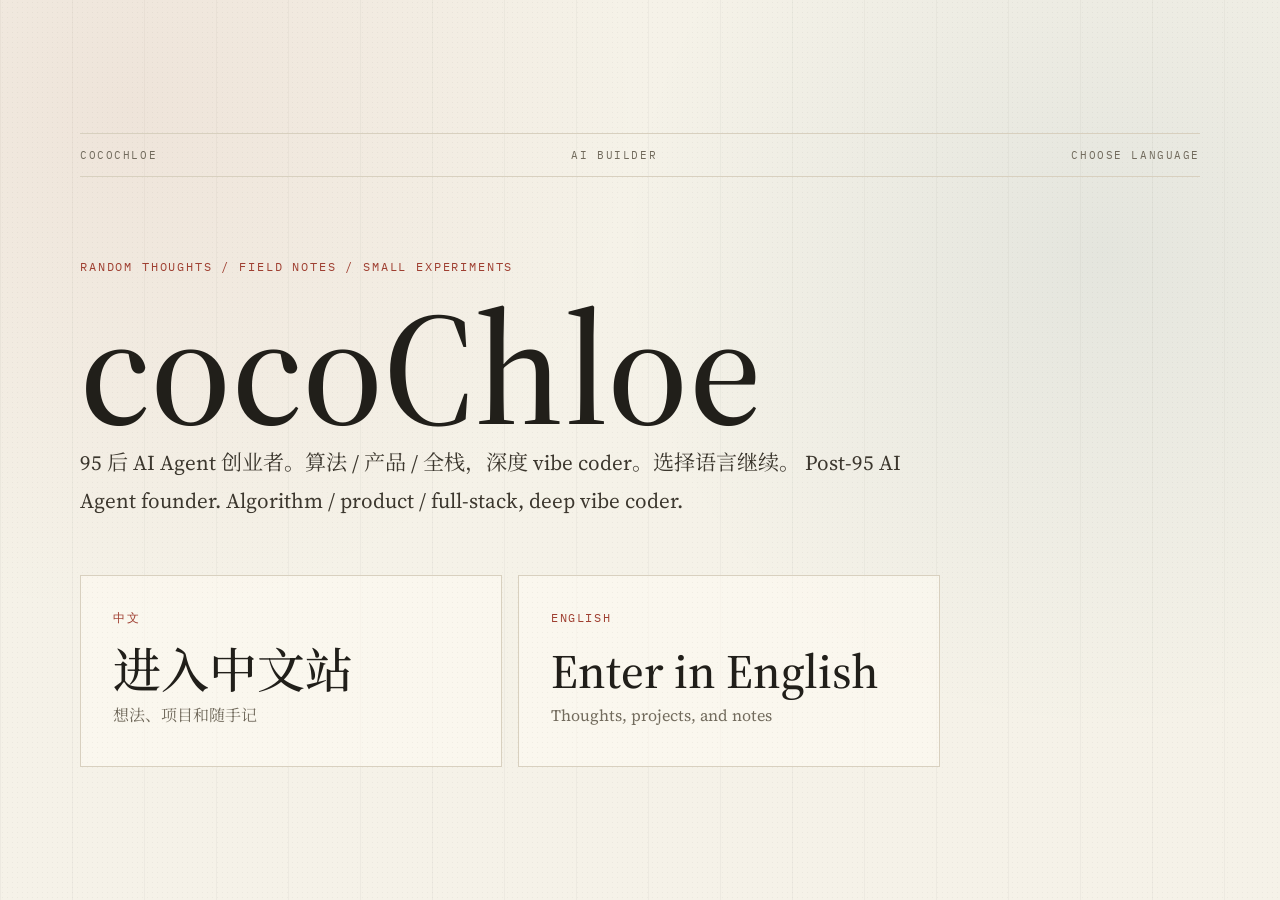
<file: index.html>
<!doctype html>
<html lang="zh-CN">
<head>
  <meta charset="utf-8" />
  <meta name="viewport" content="width=device-width, initial-scale=1" />
  <meta name="description" content="Choose a language for cocoChloe, a personal site for thoughts, projects, and notes." />
  <title>cocoChloe · choose language</title>
  <link rel="preconnect" href="https://fonts.googleapis.com" />
  <link rel="preconnect" href="https://fonts.gstatic.com" crossorigin />
  <link href="https://fonts.googleapis.com/css2?family=IBM+Plex+Mono:wght@400;500&family=Noto+Serif+SC:wght@400;500;600;700&family=Source+Serif+4:opsz,wght@8..60,400;8..60,500;8..60,600&display=swap" rel="stylesheet" />
  <link rel="stylesheet" href="assets/styles.css" />
</head>
<body>
  <main class="language-gate" aria-labelledby="language-title">
    <div class="hero__meta">
      <span>cocoChloe</span>
      <span>AI builder</span>
      <span>Choose language</span>
    </div>

    <section class="language-gate__content">
      <p class="kicker">random thoughts / field notes / small experiments</p>
      <h1 id="language-title">cocoChloe</h1>
      <p class="hero__lede">
        95 后 AI Agent 创业者。算法 / 产品 / 全栈，深度 vibe coder。选择语言继续。
        Post-95 AI Agent founder. Algorithm / product / full-stack, deep vibe coder.
      </p>

      <div class="language-options" aria-label="Language options">
        <a class="lang-card" href="./zh/" hreflang="zh-CN">
          <span>中文</span>
          <strong>进入中文站</strong>
          <em>想法、项目和随手记</em>
        </a>
        <a class="lang-card" href="./en/" hreflang="en">
          <span>English</span>
          <strong>Enter in English</strong>
          <em>Thoughts, projects, and notes</em>
        </a>
      </div>
    </section>
  </main>
</body>
</html>
</file>
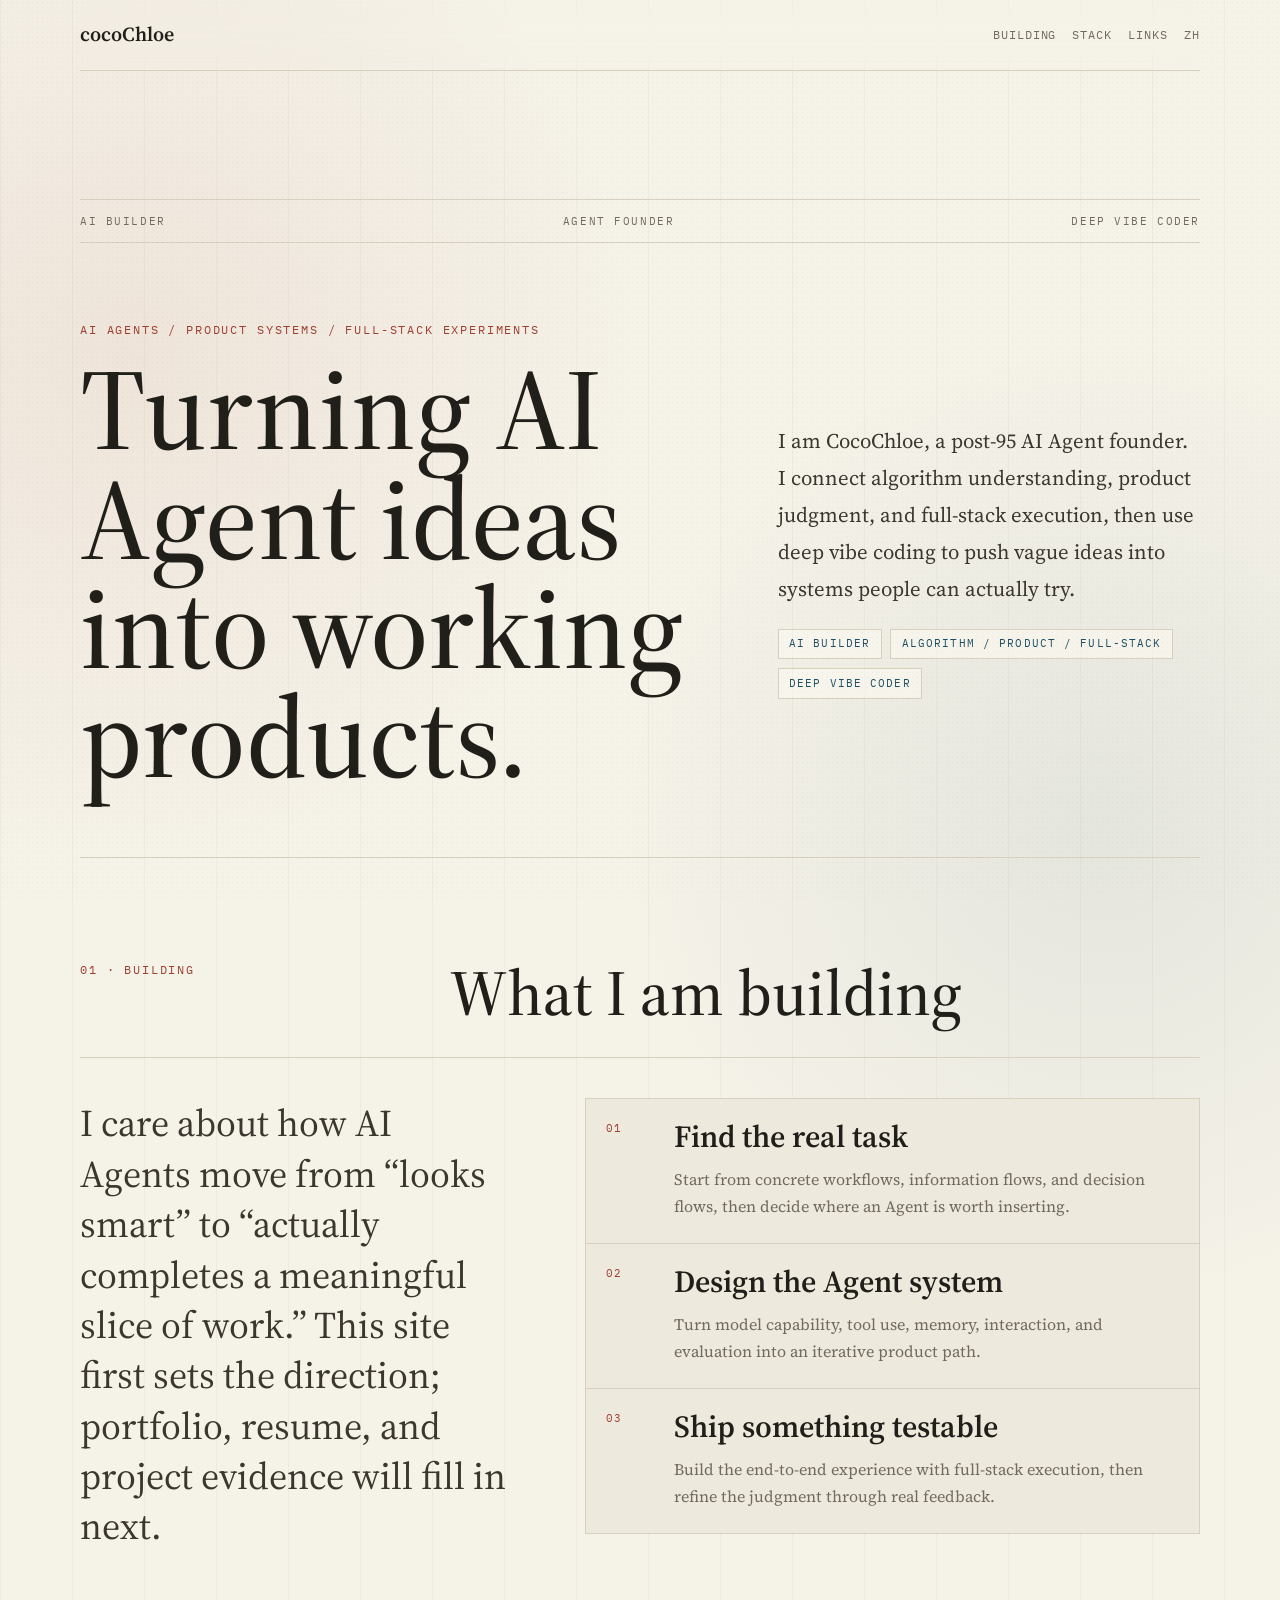
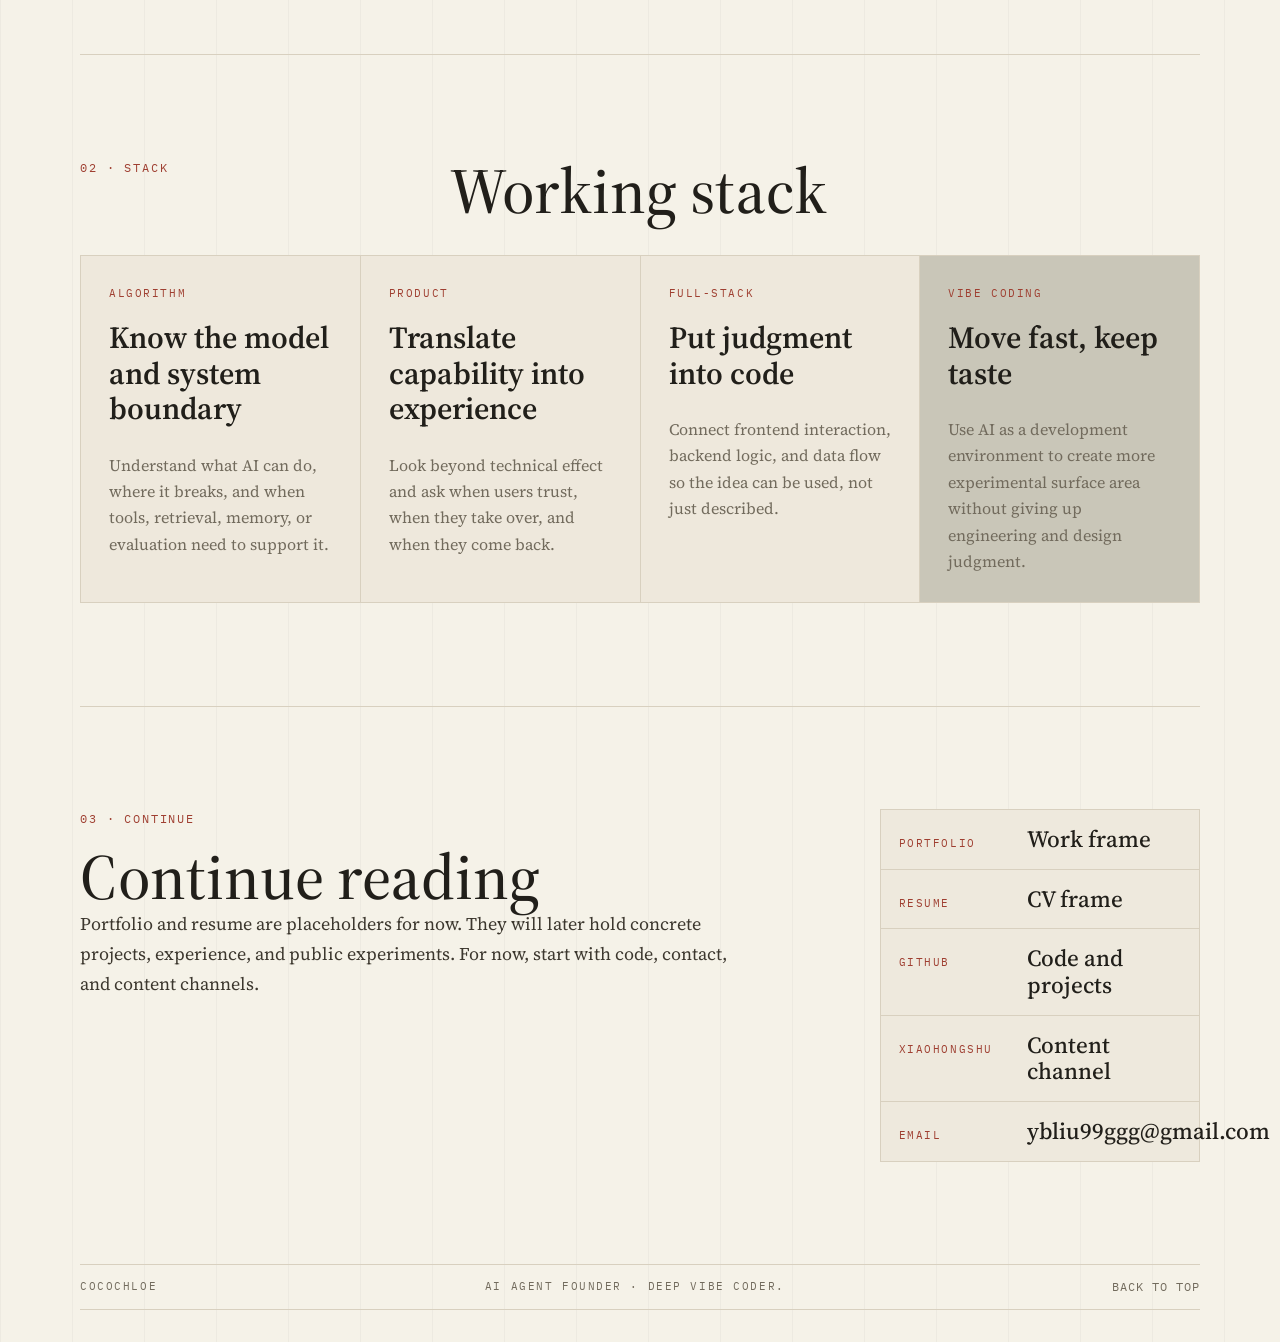
<file: en/index.html>
<!doctype html>
<html lang="en">
<head>
  <meta charset="utf-8" />
  <meta name="viewport" content="width=device-width, initial-scale=1" />
  <meta name="description" content="CocoChloe: post-95 AI Agent founder, AI builder, algorithm / product / full-stack, deep vibe coder." />
  <title>cocoChloe · AI builder</title>
  <link rel="preconnect" href="https://fonts.googleapis.com" />
  <link rel="preconnect" href="https://fonts.gstatic.com" crossorigin />
  <link href="https://fonts.googleapis.com/css2?family=IBM+Plex+Mono:wght@400;500&family=Noto+Serif+SC:wght@400;500;600;700&family=Source+Serif+4:opsz,wght@8..60,400;8..60,500;8..60,600&display=swap" rel="stylesheet" />
  <link rel="stylesheet" href="../assets/styles.css" />
</head>
<body>
  <a class="skip-link" href="#main">Skip to content</a>

  <header class="site-header" aria-label="Site header">
    <a class="brand" href="../" aria-label="cocoChloe home">cocoChloe</a>
    <nav class="nav" aria-label="Primary navigation">
      <a href="#building">Building</a>
      <a href="#stack">Stack</a>
      <a href="#links">Links</a>
      <a href="../zh/" hreflang="zh-CN">ZH</a>
    </nav>
  </header>

  <main id="main">
    <section class="hero" aria-labelledby="hero-title">
      <div class="hero__meta">
        <span>AI builder</span>
        <span>Agent founder</span>
        <span>Deep vibe coder</span>
      </div>
      <div class="hero__grid hero__grid--balanced">
        <div>
          <p class="kicker">AI agents / product systems / full-stack experiments</p>
          <h1 id="hero-title">Turning AI Agent ideas into working products.</h1>
        </div>
        <div class="hero-brief">
          <p>
            I am CocoChloe, a post-95 AI Agent founder. I connect algorithm understanding, product judgment, and full-stack execution, then use deep vibe coding to push vague ideas into systems people can actually try.
          </p>
          <div class="signal-list" aria-label="Core signals">
            <span>AI builder</span>
            <span>algorithm / product / full-stack</span>
            <span>deep vibe coder</span>
          </div>
        </div>
      </div>
    </section>

    <section id="building" class="section section--ruled" aria-labelledby="building-title">
      <div class="section__head">
        <p class="eyebrow">01 · Building</p>
        <h2 id="building-title">What I am building</h2>
      </div>
      <div class="narrative-panel">
        <p class="narrative-lede">
          I care about how AI Agents move from “looks smart” to “actually completes a meaningful slice of work.” This site first sets the direction; portfolio, resume, and project evidence will fill in next.
        </p>
        <div class="path-list">
          <article>
            <span>01</span>
            <h3>Find the real task</h3>
            <p>Start from concrete workflows, information flows, and decision flows, then decide where an Agent is worth inserting.</p>
          </article>
          <article>
            <span>02</span>
            <h3>Design the Agent system</h3>
            <p>Turn model capability, tool use, memory, interaction, and evaluation into an iterative product path.</p>
          </article>
          <article>
            <span>03</span>
            <h3>Ship something testable</h3>
            <p>Build the end-to-end experience with full-stack execution, then refine the judgment through real feedback.</p>
          </article>
        </div>
      </div>
    </section>

    <section id="stack" class="section" aria-labelledby="stack-title">
      <div class="section__head">
        <p class="eyebrow">02 · Stack</p>
        <h2 id="stack-title">Working stack</h2>
      </div>
      <div class="capability-grid">
        <article class="capability-card">
          <span>Algorithm</span>
          <h3>Know the model and system boundary</h3>
          <p>Understand what AI can do, where it breaks, and when tools, retrieval, memory, or evaluation need to support it.</p>
        </article>
        <article class="capability-card">
          <span>Product</span>
          <h3>Translate capability into experience</h3>
          <p>Look beyond technical effect and ask when users trust, when they take over, and when they come back.</p>
        </article>
        <article class="capability-card">
          <span>Full-stack</span>
          <h3>Put judgment into code</h3>
          <p>Connect frontend interaction, backend logic, and data flow so the idea can be used, not just described.</p>
        </article>
        <article class="capability-card capability-card--accent">
          <span>Vibe coding</span>
          <h3>Move fast, keep taste</h3>
          <p>Use AI as a development environment to create more experimental surface area without giving up engineering and design judgment.</p>
        </article>
      </div>
    </section>

    <section id="links" class="section section--about" aria-labelledby="links-title">
      <div class="about-copy">
        <p class="eyebrow">03 · Continue</p>
        <h2 id="links-title">Continue reading</h2>
        <p>
          Portfolio and resume are placeholders for now. They will later hold concrete projects, experience, and public experiments. For now, start with code, contact, and content channels.
        </p>
      </div>
      <div class="entry-list" aria-label="Public entries">
        <a href="../portfolio/"><span>Portfolio</span><strong>Work frame</strong></a>
        <a href="../resume/"><span>Resume</span><strong>CV frame</strong></a>
        <a href="https://github.com/Chloe-YibaiLiu" target="_blank" rel="noreferrer"><span>GitHub</span><strong>Code and projects</strong></a>
        <a href="https://xhslink.com/m/1GRKg26YODu" target="_blank" rel="noreferrer"><span>Xiaohongshu</span><strong>Content channel</strong></a>
        <a href="mailto:ybliu99ggg@gmail.com"><span>Email</span><strong>ybliu99ggg@gmail.com</strong></a>
      </div>
    </section>
  </main>

  <footer class="site-footer">
    <span>cocoChloe</span>
    <span>AI Agent founder · deep vibe coder.</span>
    <a href="#main">Back to top</a>
  </footer>

  <script src="../assets/main.js"></script>
</body>
</html>
</file>
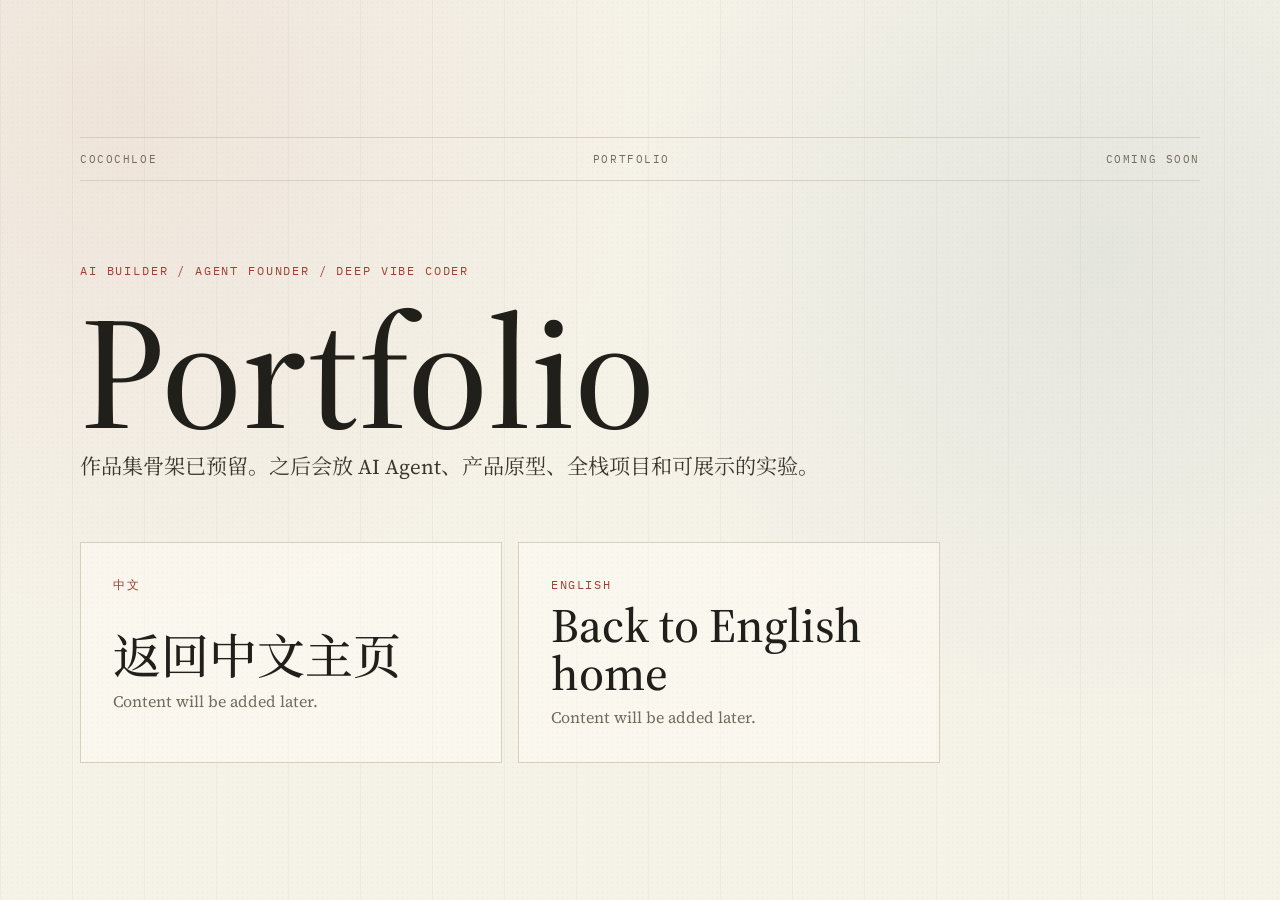
<file: portfolio/index.html>
<!doctype html>
<html lang="zh-CN">
<head>
  <meta charset="utf-8" />
  <meta name="viewport" content="width=device-width, initial-scale=1" />
  <title>Portfolio · cocoChloe</title>
  <link rel="preconnect" href="https://fonts.googleapis.com" />
  <link rel="preconnect" href="https://fonts.gstatic.com" crossorigin />
  <link href="https://fonts.googleapis.com/css2?family=IBM+Plex+Mono:wght@400;500&family=Noto+Serif+SC:wght@400;500;600;700&family=Source+Serif+4:opsz,wght@8..60,400;8..60,500;8..60,600&display=swap" rel="stylesheet" />
  <link rel="stylesheet" href="../assets/styles.css" />
</head>
<body>
  <main class="language-gate" aria-labelledby="page-title">
    <div class="hero__meta"><span>cocoChloe</span><span>Portfolio</span><span>coming soon</span></div>
    <section class="language-gate__content">
      <p class="kicker">AI builder / agent founder / deep vibe coder</p>
      <h1 id="page-title">Portfolio</h1>
      <p class="hero__lede">作品集骨架已预留。之后会放 AI Agent、产品原型、全栈项目和可展示的实验。</p>
      <div class="language-options">
        <a class="lang-card" href="../zh/"><span>中文</span><strong>返回中文主页</strong><em>Content will be added later.</em></a>
        <a class="lang-card" href="../en/"><span>English</span><strong>Back to English home</strong><em>Content will be added later.</em></a>
      </div>
    </section>
  </main>
</body>
</html>
</file>
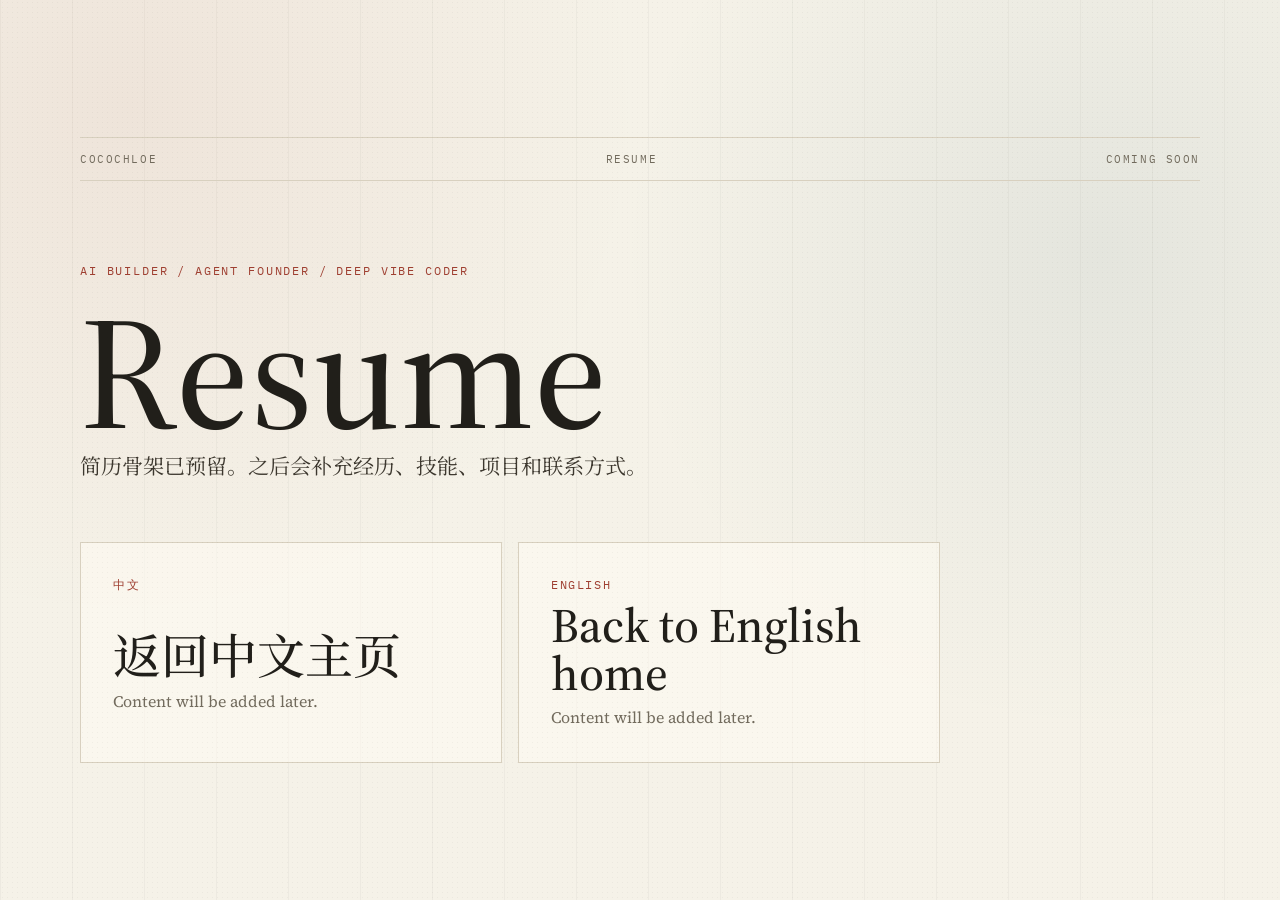
<file: resume/index.html>
<!doctype html>
<html lang="zh-CN">
<head>
  <meta charset="utf-8" />
  <meta name="viewport" content="width=device-width, initial-scale=1" />
  <title>Resume · cocoChloe</title>
  <link rel="preconnect" href="https://fonts.googleapis.com" />
  <link rel="preconnect" href="https://fonts.gstatic.com" crossorigin />
  <link href="https://fonts.googleapis.com/css2?family=IBM+Plex+Mono:wght@400;500&family=Noto+Serif+SC:wght@400;500;600;700&family=Source+Serif+4:opsz,wght@8..60,400;8..60,500;8..60,600&display=swap" rel="stylesheet" />
  <link rel="stylesheet" href="../assets/styles.css" />
</head>
<body>
  <main class="language-gate" aria-labelledby="page-title">
    <div class="hero__meta"><span>cocoChloe</span><span>Resume</span><span>coming soon</span></div>
    <section class="language-gate__content">
      <p class="kicker">AI builder / agent founder / deep vibe coder</p>
      <h1 id="page-title">Resume</h1>
      <p class="hero__lede">简历骨架已预留。之后会补充经历、技能、项目和联系方式。</p>
      <div class="language-options">
        <a class="lang-card" href="../zh/"><span>中文</span><strong>返回中文主页</strong><em>Content will be added later.</em></a>
        <a class="lang-card" href="../en/"><span>English</span><strong>Back to English home</strong><em>Content will be added later.</em></a>
      </div>
    </section>
  </main>
</body>
</html>
</file>
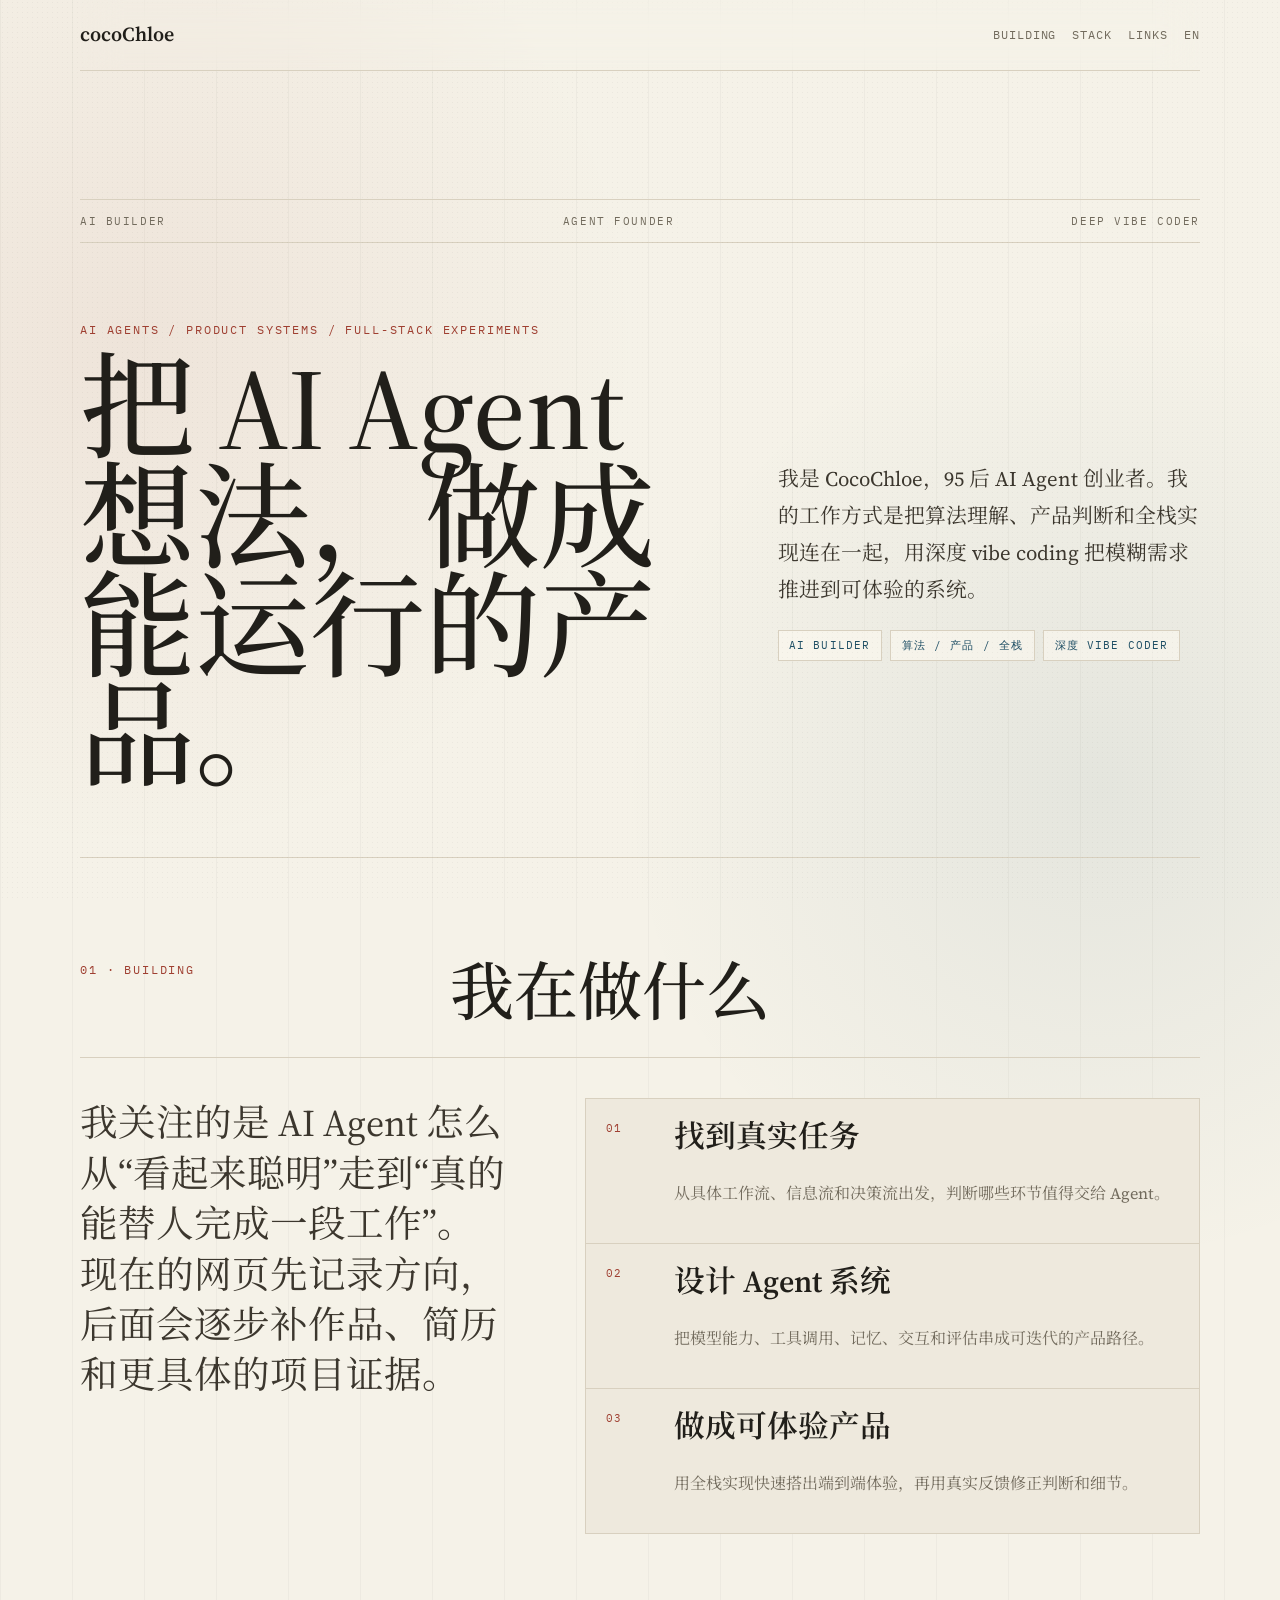
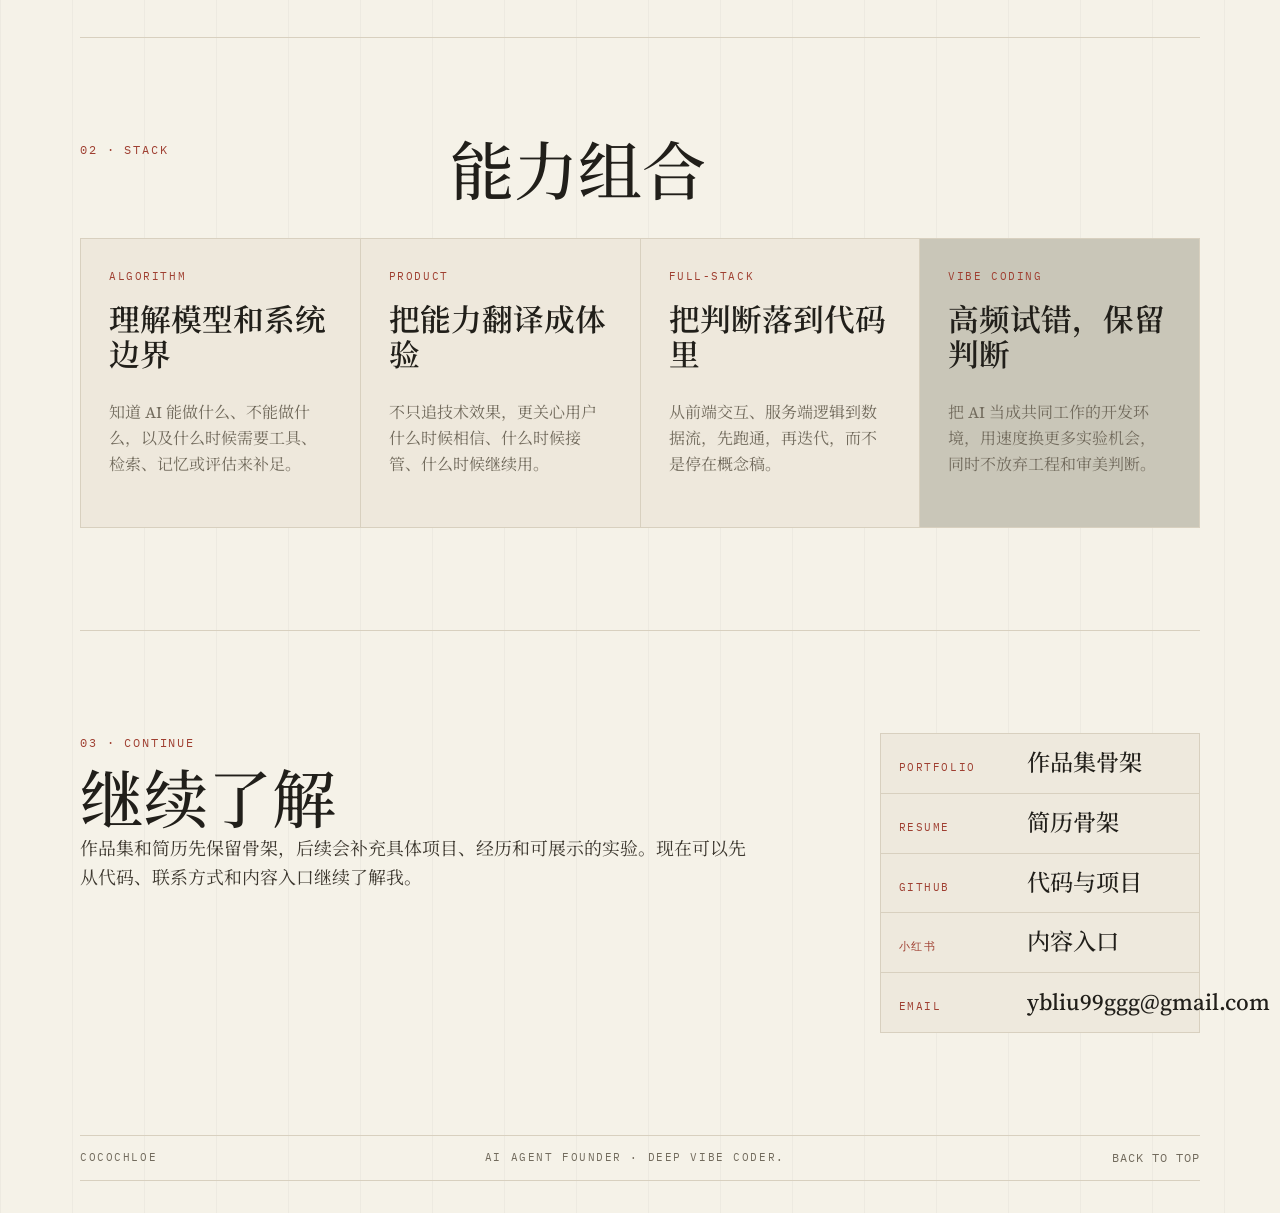
<file: zh/index.html>
<!doctype html>
<html lang="zh-CN">
<head>
  <meta charset="utf-8" />
  <meta name="viewport" content="width=device-width, initial-scale=1" />
  <meta name="description" content="CocoChloe：95 后 AI Agent 创业者，AI builder，算法 / 产品 / 全栈，深度 vibe coder。" />
  <title>cocoChloe · AI builder</title>
  <link rel="preconnect" href="https://fonts.googleapis.com" />
  <link rel="preconnect" href="https://fonts.gstatic.com" crossorigin />
  <link href="https://fonts.googleapis.com/css2?family=IBM+Plex+Mono:wght@400;500&family=Noto+Serif+SC:wght@400;500;600;700&family=Source+Serif+4:opsz,wght@8..60,400;8..60,500;8..60,600&display=swap" rel="stylesheet" />
  <link rel="stylesheet" href="../assets/styles.css" />
</head>
<body>
  <a class="skip-link" href="#main">跳到正文</a>

  <header class="site-header" aria-label="Site header">
    <a class="brand" href="../" aria-label="cocoChloe home">cocoChloe</a>
    <nav class="nav" aria-label="Primary navigation">
      <a href="#building">Building</a>
      <a href="#stack">Stack</a>
      <a href="#links">Links</a>
      <a href="../en/" hreflang="en">EN</a>
    </nav>
  </header>

  <main id="main">
    <section class="hero" aria-labelledby="hero-title">
      <div class="hero__meta">
        <span>AI builder</span>
        <span>Agent founder</span>
        <span>Deep vibe coder</span>
      </div>
      <div class="hero__grid hero__grid--balanced">
        <div>
          <p class="kicker">AI agents / product systems / full-stack experiments</p>
          <h1 id="hero-title">把 AI Agent 想法，做成能运行的产品。</h1>
        </div>
        <div class="hero-brief">
          <p>
            我是 CocoChloe，95 后 AI Agent 创业者。我的工作方式是把算法理解、产品判断和全栈实现连在一起，用深度 vibe coding 把模糊需求推进到可体验的系统。
          </p>
          <div class="signal-list" aria-label="核心信号">
            <span>AI builder</span>
            <span>算法 / 产品 / 全栈</span>
            <span>深度 vibe coder</span>
          </div>
        </div>
      </div>
    </section>

    <section id="building" class="section section--ruled" aria-labelledby="building-title">
      <div class="section__head">
        <p class="eyebrow">01 · Building</p>
        <h2 id="building-title">我在做什么</h2>
      </div>
      <div class="narrative-panel">
        <p class="narrative-lede">
          我关注的是 AI Agent 怎么从“看起来聪明”走到“真的能替人完成一段工作”。现在的网页先记录方向，后面会逐步补作品、简历和更具体的项目证据。
        </p>
        <div class="path-list">
          <article>
            <span>01</span>
            <h3>找到真实任务</h3>
            <p>从具体工作流、信息流和决策流出发，判断哪些环节值得交给 Agent。</p>
          </article>
          <article>
            <span>02</span>
            <h3>设计 Agent 系统</h3>
            <p>把模型能力、工具调用、记忆、交互和评估串成可迭代的产品路径。</p>
          </article>
          <article>
            <span>03</span>
            <h3>做成可体验产品</h3>
            <p>用全栈实现快速搭出端到端体验，再用真实反馈修正判断和细节。</p>
          </article>
        </div>
      </div>
    </section>

    <section id="stack" class="section" aria-labelledby="stack-title">
      <div class="section__head">
        <p class="eyebrow">02 · Stack</p>
        <h2 id="stack-title">能力组合</h2>
      </div>
      <div class="capability-grid">
        <article class="capability-card">
          <span>Algorithm</span>
          <h3>理解模型和系统边界</h3>
          <p>知道 AI 能做什么、不能做什么，以及什么时候需要工具、检索、记忆或评估来补足。</p>
        </article>
        <article class="capability-card">
          <span>Product</span>
          <h3>把能力翻译成体验</h3>
          <p>不只追技术效果，更关心用户什么时候相信、什么时候接管、什么时候继续用。</p>
        </article>
        <article class="capability-card">
          <span>Full-stack</span>
          <h3>把判断落到代码里</h3>
          <p>从前端交互、服务端逻辑到数据流，先跑通，再迭代，而不是停在概念稿。</p>
        </article>
        <article class="capability-card capability-card--accent">
          <span>Vibe coding</span>
          <h3>高频试错，保留判断</h3>
          <p>把 AI 当成共同工作的开发环境，用速度换更多实验机会，同时不放弃工程和审美判断。</p>
        </article>
      </div>
    </section>

    <section id="links" class="section section--about" aria-labelledby="links-title">
      <div class="about-copy">
        <p class="eyebrow">03 · Continue</p>
        <h2 id="links-title">继续了解</h2>
        <p>
          作品集和简历先保留骨架，后续会补充具体项目、经历和可展示的实验。现在可以先从代码、联系方式和内容入口继续了解我。
        </p>
      </div>
      <div class="entry-list" aria-label="公开入口">
        <a href="../portfolio/"><span>Portfolio</span><strong>作品集骨架</strong></a>
        <a href="../resume/"><span>Resume</span><strong>简历骨架</strong></a>
        <a href="https://github.com/Chloe-YibaiLiu" target="_blank" rel="noreferrer"><span>GitHub</span><strong>代码与项目</strong></a>
        <a href="https://xhslink.com/m/1GRKg26YODu" target="_blank" rel="noreferrer"><span>小红书</span><strong>内容入口</strong></a>
        <a href="mailto:ybliu99ggg@gmail.com"><span>Email</span><strong>ybliu99ggg@gmail.com</strong></a>
      </div>
    </section>
  </main>

  <footer class="site-footer">
    <span>cocoChloe</span>
    <span>AI Agent founder · deep vibe coder.</span>
    <a href="#main">Back to top</a>
  </footer>

  <script src="../assets/main.js"></script>
</body>
</html>
</file>
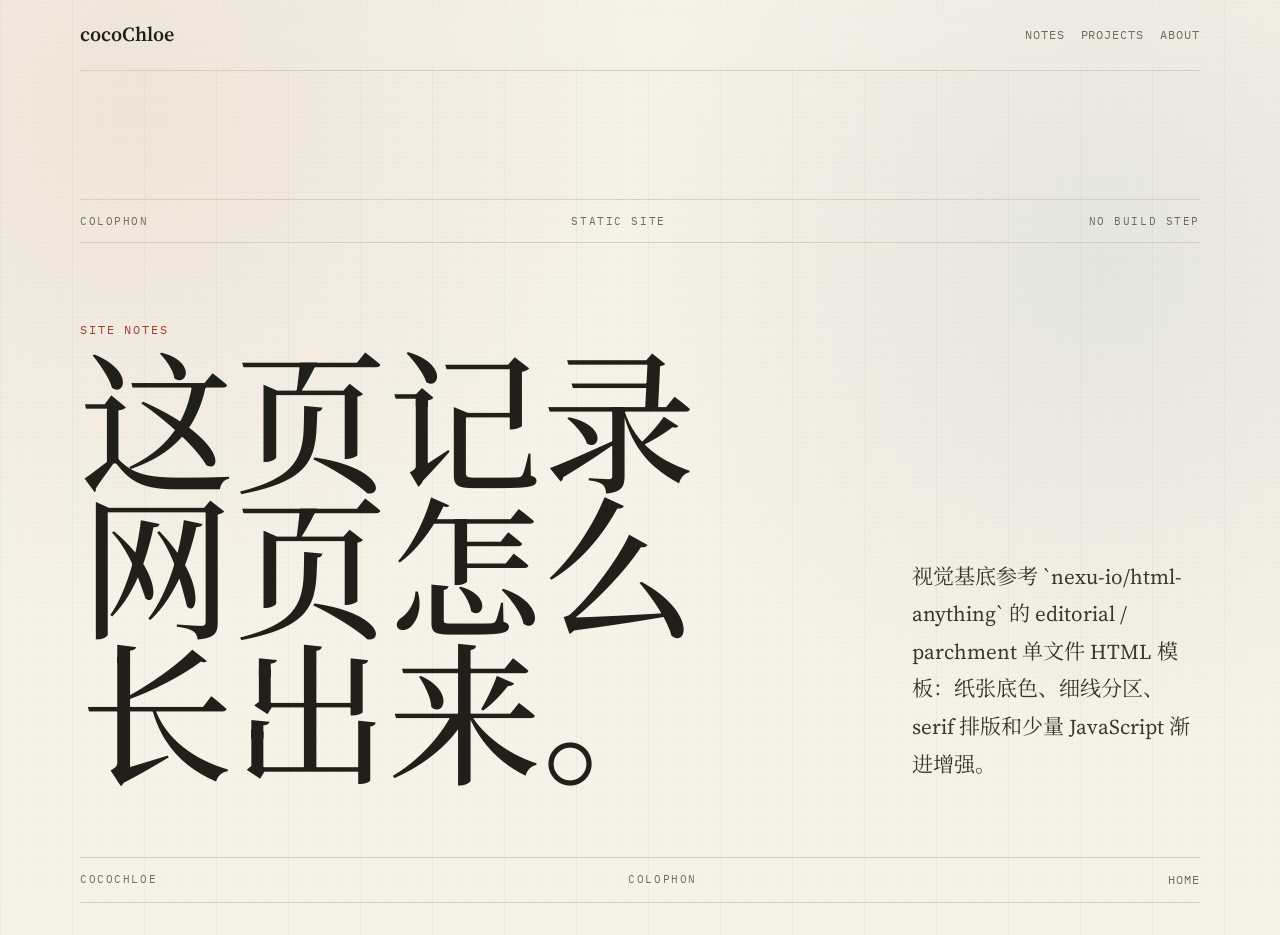
<file: pages/colophon.html>
<!doctype html>
<html lang="zh-CN">
<head>
  <meta charset="utf-8" />
  <meta name="viewport" content="width=device-width, initial-scale=1" />
  <title>Colophon · cocoChloe</title>
  <link rel="preconnect" href="https://fonts.googleapis.com" />
  <link rel="preconnect" href="https://fonts.gstatic.com" crossorigin />
  <link href="https://fonts.googleapis.com/css2?family=IBM+Plex+Mono:wght@400;500&family=Noto+Serif+SC:wght@400;500;600;700&family=Source+Serif+4:opsz,wght@8..60,400;8..60,500;8..60,600&display=swap" rel="stylesheet" />
  <link rel="stylesheet" href="../assets/styles.css" />
</head>
<body>
  <header class="site-header" aria-label="Site header">
    <a class="brand" href="../">cocoChloe</a>
    <nav class="nav" aria-label="Primary navigation">
      <a href="../#notes">Notes</a>
      <a href="../#projects">Projects</a>
      <a href="../#about">About</a>
    </nav>
  </header>
  <main>
    <article class="hero">
      <div class="hero__meta">
        <span>Colophon</span>
        <span>Static site</span>
        <span>No build step</span>
      </div>
      <div class="hero__grid">
        <div>
          <p class="kicker">site notes</p>
          <h1>这页记录网页怎么长出来。</h1>
        </div>
        <p class="hero__lede">
          视觉基底参考 `nexu-io/html-anything` 的 editorial / parchment 单文件 HTML 模板：纸张底色、细线分区、serif 排版和少量 JavaScript 渐进增强。
        </p>
      </div>
    </article>
  </main>
  <footer class="site-footer">
    <span>cocoChloe</span>
    <span>Colophon</span>
    <a href="../">Home</a>
  </footer>
</body>
</html>
</file>
<file: assets/styles.css>
:root {
  --paper: #f5f2e8;
  --paper-deep: #ebe5d6;
  --ink: #211f1a;
  --muted: #726b5d;
  --line: #d8d0bf;
  --accent: #9f3f31;
  --accent-cool: #1f4f65;
  --surface: rgba(255, 252, 243, 0.66);
  --shadow: 0 30px 80px rgba(47, 39, 23, 0.08);
  --serif: "Source Serif 4", "Noto Serif SC", Georgia, serif;
  --mono: "IBM Plex Mono", ui-monospace, monospace;
}

* { box-sizing: border-box; }
html { scroll-behavior: smooth; }
body {
  margin: 0;
  min-height: 100vh;
  background:
    linear-gradient(90deg, rgba(33, 31, 26, 0.035) 1px, transparent 1px),
    radial-gradient(circle at 10% 12%, rgba(159, 63, 49, 0.08), transparent 32rem),
    radial-gradient(circle at 86% 28%, rgba(31, 79, 101, 0.08), transparent 30rem),
    var(--paper);
  background-size: 72px 72px, auto, auto, auto;
  color: var(--ink);
  font-family: var(--serif);
  line-height: 1.65;
  text-rendering: optimizeLegibility;
  -webkit-font-smoothing: antialiased;
}

body::before {
  content: "";
  position: fixed;
  inset: 0;
  pointer-events: none;
  opacity: 0.36;
  background-image: radial-gradient(rgba(33, 31, 26, 0.12) 0.6px, transparent 0.6px);
  background-size: 5px 5px;
  mix-blend-mode: multiply;
}

a { color: inherit; }
.skip-link {
  position: absolute;
  left: 1rem;
  top: -4rem;
  z-index: 10;
  background: var(--ink);
  color: var(--paper);
  padding: 0.55rem 0.8rem;
  text-decoration: none;
}
.skip-link:focus { top: 1rem; }

.site-header,
.site-footer,
main {
  width: min(1120px, calc(100% - 40px));
  margin: 0 auto;
}
.site-header {
  position: sticky;
  top: 0;
  z-index: 5;
  display: flex;
  align-items: center;
  justify-content: space-between;
  gap: 1rem;
  padding: 1.15rem 0;
  border-bottom: 1px solid var(--line);
  backdrop-filter: blur(18px);
}
.brand {
  font-size: 1.25rem;
  font-weight: 600;
  text-decoration: none;
  letter-spacing: 0;
}
.nav { display: flex; align-items: center; gap: 1rem; }
.nav a,
.site-footer a {
  color: var(--muted);
  font-family: var(--mono);
  font-size: 0.75rem;
  text-decoration: none;
  text-transform: uppercase;
  letter-spacing: 0.08em;
}
.nav a:hover,
.site-footer a:hover { color: var(--accent); }

.hero { padding: clamp(4rem, 10vw, 8.5rem) 0 4rem; }
.hero__meta,
.site-footer {
  display: flex;
  justify-content: space-between;
  gap: 1rem;
  border-top: 1px solid var(--line);
  border-bottom: 1px solid var(--line);
  padding: 0.75rem 0;
  color: var(--muted);
  font-family: var(--mono);
  font-size: 0.7rem;
  letter-spacing: 0.14em;
  text-transform: uppercase;
}
.hero__grid {
  display: grid;
  grid-template-columns: minmax(0, 1.45fr) minmax(18rem, 0.55fr);
  gap: clamp(2rem, 7vw, 6rem);
  align-items: end;
  padding-top: clamp(2.2rem, 6vw, 5rem);
}
.kicker,
.eyebrow {
  margin: 0 0 1rem;
  color: var(--accent);
  font-family: var(--mono);
  font-size: 0.72rem;
  letter-spacing: 0.16em;
  text-transform: uppercase;
}
h1,
h2,
h3,
p { margin-top: 0; }
h1 {
  max-width: 9.8ch;
  margin-bottom: 0;
  font-size: clamp(3.8rem, 12vw, 9.8rem);
  line-height: 0.95;
  font-weight: 500;
  letter-spacing: 0;
}
.hero__lede {
  margin-bottom: 0.6rem;
  color: #3c372e;
  font-size: clamp(1.08rem, 2vw, 1.32rem);
  line-height: 1.78;
}

.section { padding: clamp(3.5rem, 8vw, 6.5rem) 0; }
.section--ruled { border-top: 1px solid var(--line); border-bottom: 1px solid var(--line); }
.section__head {
  display: grid;
  grid-template-columns: 0.45fr 1fr;
  gap: 2rem;
  align-items: start;
  margin-bottom: 2rem;
}
.section h2 {
  margin: 0;
  font-size: clamp(2.1rem, 5vw, 4.5rem);
  line-height: 1.02;
  font-weight: 500;
}

.note-list {
  display: grid;
  grid-template-columns: repeat(3, 1fr);
  border: 1px solid var(--line);
  background: var(--line);
  gap: 1px;
}
.note-card {
  min-height: 21rem;
  display: flex;
  flex-direction: column;
  padding: clamp(1.35rem, 3vw, 2rem);
  background: var(--surface);
}
.note-card__number {
  color: var(--accent-cool);
  font-family: var(--mono);
  font-size: 0.72rem;
  letter-spacing: 0.14em;
  margin-bottom: auto;
}
.note-card h3 {
  margin: 2.5rem 0 0.65rem;
  font-size: clamp(1.45rem, 2.5vw, 2rem);
  line-height: 1.12;
  font-weight: 600;
}
.note-card p { color: var(--muted); margin-bottom: 1.5rem; }
.note-card a {
  width: fit-content;
  color: var(--accent);
  font-family: var(--mono);
  font-size: 0.72rem;
  letter-spacing: 0.12em;
  text-transform: uppercase;
  text-decoration-thickness: 1px;
  text-underline-offset: 0.35em;
}

.project-grid,
.link-grid {
  display: grid;
  grid-template-columns: repeat(2, 1fr);
  gap: 1rem;
}
.link-grid {
  grid-template-columns: repeat(auto-fit, minmax(15rem, 1fr));
}
.project-link {
  display: grid;
  gap: 0.35rem;
  min-height: 13rem;
  padding: 1.5rem;
  border: 1px solid var(--line);
  background: rgba(255, 252, 243, 0.48);
  text-decoration: none;
  transition: transform 180ms ease, box-shadow 180ms ease, border-color 180ms ease;
}
.project-link:hover {
  transform: translateY(-3px);
  border-color: rgba(159, 63, 49, 0.42);
  box-shadow: var(--shadow);
}
.project-link span,
.colophon span {
  color: var(--muted);
  font-family: var(--mono);
  font-size: 0.72rem;
  letter-spacing: 0.13em;
  text-transform: uppercase;
}
.project-link strong {
  align-self: end;
  font-size: clamp(1.8rem, 4vw, 3rem);
  line-height: 1;
  font-weight: 500;
}
.project-link em { color: var(--muted); font-style: normal; }

.section--about {
  display: grid;
  grid-template-columns: 1fr 20rem;
  gap: clamp(2rem, 8vw, 6rem);
  border-top: 1px solid var(--line);
}
.about-copy p:not(.eyebrow) {
  max-width: 42rem;
  color: #3c372e;
  font-size: 1.12rem;
}
.colophon {
  display: grid;
  align-content: start;
  grid-template-columns: 1fr;
  gap: 0.35rem;
  padding: 1.25rem;
  border-left: 2px solid var(--accent-cool);
  background: rgba(255, 252, 243, 0.42);
}
.colophon strong { margin-bottom: 1.1rem; font-weight: 500; }



.hero__grid--balanced {
  grid-template-columns: minmax(0, 1.18fr) minmax(19rem, 0.82fr);
  align-items: center;
}
.hero__grid--balanced h1 {
  max-width: 11ch;
  font-size: clamp(3.35rem, 9vw, 7.8rem);
}
.hero-brief {
  display: grid;
  gap: 1.35rem;
  padding-top: 0.5rem;
}
.hero-brief p {
  margin: 0;
  color: #3c372e;
  font-size: clamp(1.08rem, 2vw, 1.3rem);
  line-height: 1.78;
}
.signal-list {
  display: flex;
  flex-wrap: wrap;
  gap: 0.55rem;
}
.signal-list span {
  border: 1px solid var(--line);
  background: rgba(255, 252, 243, 0.54);
  color: var(--accent-cool);
  font-family: var(--mono);
  font-size: 0.7rem;
  letter-spacing: 0.1em;
  line-height: 1;
  padding: 0.55rem 0.65rem;
  text-transform: uppercase;
}
.narrative-panel {
  display: grid;
  grid-template-columns: minmax(0, 0.82fr) minmax(0, 1.18fr);
  gap: clamp(2rem, 6vw, 5rem);
  align-items: start;
  border-top: 1px solid var(--line);
  padding-top: clamp(1.5rem, 4vw, 2.5rem);
}
.narrative-lede {
  color: #3c372e;
  font-size: clamp(1.35rem, 3.1vw, 2.35rem);
  line-height: 1.34;
  margin: 0;
}
.path-list {
  display: grid;
  border: 1px solid var(--line);
  background: var(--line);
  gap: 1px;
}
.path-list article {
  display: grid;
  grid-template-columns: 3rem 1fr;
  column-gap: 1.25rem;
  align-items: start;
  min-height: 9rem;
  padding: 1.25rem;
  background: rgba(255, 252, 243, 0.58);
}
.path-list span,
.capability-card span,
.entry-list span {
  color: var(--accent);
  font-family: var(--mono);
  font-size: 0.7rem;
  letter-spacing: 0.14em;
  text-transform: uppercase;
}
.path-list h3,
.capability-card h3 {
  margin: 0 0 0.45rem;
  font-size: clamp(1.35rem, 2.4vw, 1.95rem);
  line-height: 1.16;
  font-weight: 600;
}
.path-list p,
.capability-card p {
  margin: 0;
  color: var(--muted);
}

.path-list article > span {
  grid-row: 1 / span 2;
}
.path-list article > h3,
.path-list article > p {
  grid-column: 2;
}
.capability-grid {
  display: grid;
  grid-template-columns: repeat(4, minmax(0, 1fr));
  border: 1px solid var(--line);
  background: var(--line);
  gap: 1px;
}
.capability-card {
  display: grid;
  align-content: start;
  gap: 1.1rem;
  min-height: 18rem;
  padding: clamp(1.25rem, 2.5vw, 1.75rem);
  background: rgba(255, 252, 243, 0.56);
}
.capability-card--accent {
  background: rgba(31, 79, 101, 0.08);
}
.entry-list {
  display: grid;
  gap: 1px;
  align-content: start;
  border: 1px solid var(--line);
  background: var(--line);
}
.entry-list a {
  display: grid;
  grid-template-columns: minmax(7rem, 0.35fr) minmax(0, 1fr);
  gap: 1rem;
  align-items: baseline;
  padding: 1rem 1.1rem;
  background: rgba(255, 252, 243, 0.58);
  text-decoration: none;
  transition: background 180ms ease, color 180ms ease;
}
.entry-list a:hover {
  background: rgba(255, 252, 243, 0.86);
  color: var(--accent);
}
.entry-list strong {
  font-size: clamp(1.05rem, 2.2vw, 1.45rem);
  font-weight: 500;
  line-height: 1.15;
}

.site-footer { margin-bottom: 2rem; }

@media (max-width: 820px) {
  .site-header,
  .site-footer,
  main { width: min(100% - 28px, 1120px); }
  .site-header { align-items: flex-start; }
  .nav { gap: 0.7rem; flex-wrap: wrap; justify-content: flex-end; }
  .hero__meta,
  .site-footer { flex-direction: column; gap: 0.35rem; }
  .hero__grid,
  .hero__grid--balanced,
  .section__head,
  .section--about,
  .project-grid,
  .link-grid,
  .note-list,
  .narrative-panel,
  .capability-grid { grid-template-columns: 1fr; }
  .path-list article,
  .entry-list a { grid-template-columns: 1fr; }
  .path-list article > span,
  .path-list article > h3,
  .path-list article > p { grid-column: 1; grid-row: auto; }
  .note-card { min-height: 15rem; }
  .hero__grid--balanced h1 { font-size: clamp(3.1rem, 16vw, 5.8rem); }
  .section { padding: 3.5rem 0; }
}


.language-gate {
  width: min(1120px, calc(100% - 40px));
  min-height: 100vh;
  margin: 0 auto;
  padding: clamp(2rem, 5vw, 4rem) 0;
  display: grid;
  align-content: center;
  gap: clamp(2.5rem, 7vw, 5rem);
}
.language-gate__content {
  max-width: 860px;
}
.language-gate h1 {
  max-width: none;
  font-size: clamp(4.5rem, 14vw, 10rem);
}
.language-options {
  display: grid;
  grid-template-columns: repeat(2, 1fr);
  gap: 1rem;
  margin-top: clamp(2rem, 5vw, 3.5rem);
}
.lang-card {
  display: grid;
  gap: 0.45rem;
  min-height: 12rem;
  padding: clamp(1.25rem, 3vw, 2rem);
  border: 1px solid var(--line);
  background: rgba(255, 252, 243, 0.56);
  text-decoration: none;
  transition: transform 180ms ease, box-shadow 180ms ease, border-color 180ms ease;
}
.lang-card:hover {
  transform: translateY(-3px);
  border-color: rgba(159, 63, 49, 0.42);
  box-shadow: var(--shadow);
}
.lang-card span {
  color: var(--accent);
  font-family: var(--mono);
  font-size: 0.72rem;
  letter-spacing: 0.14em;
  text-transform: uppercase;
}
.lang-card strong {
  align-self: end;
  font-size: clamp(1.8rem, 4vw, 3rem);
  line-height: 1;
  font-weight: 500;
}
.lang-card em {
  color: var(--muted);
  font-style: normal;
}

@media (max-width: 820px) {
  .language-gate { width: min(100% - 28px, 1120px); }
  .language-options { grid-template-columns: 1fr; }
}
</file>
